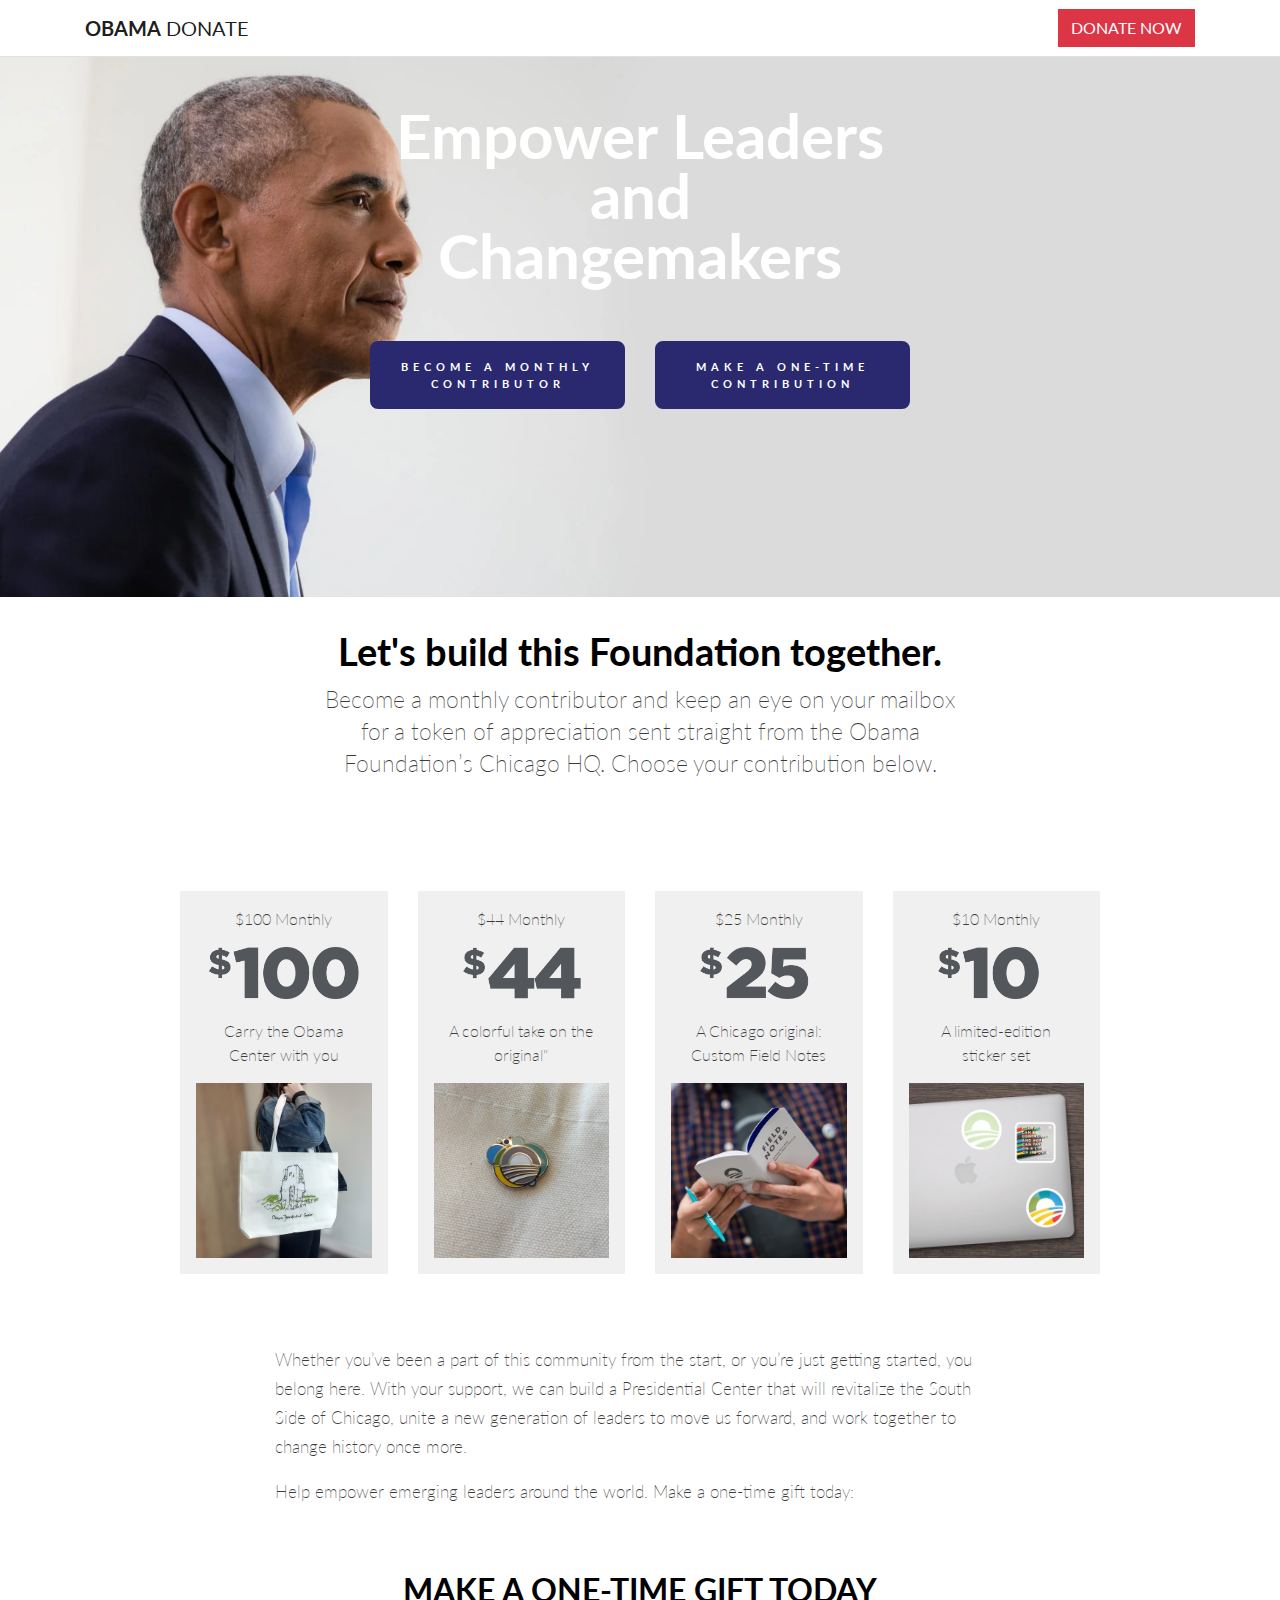
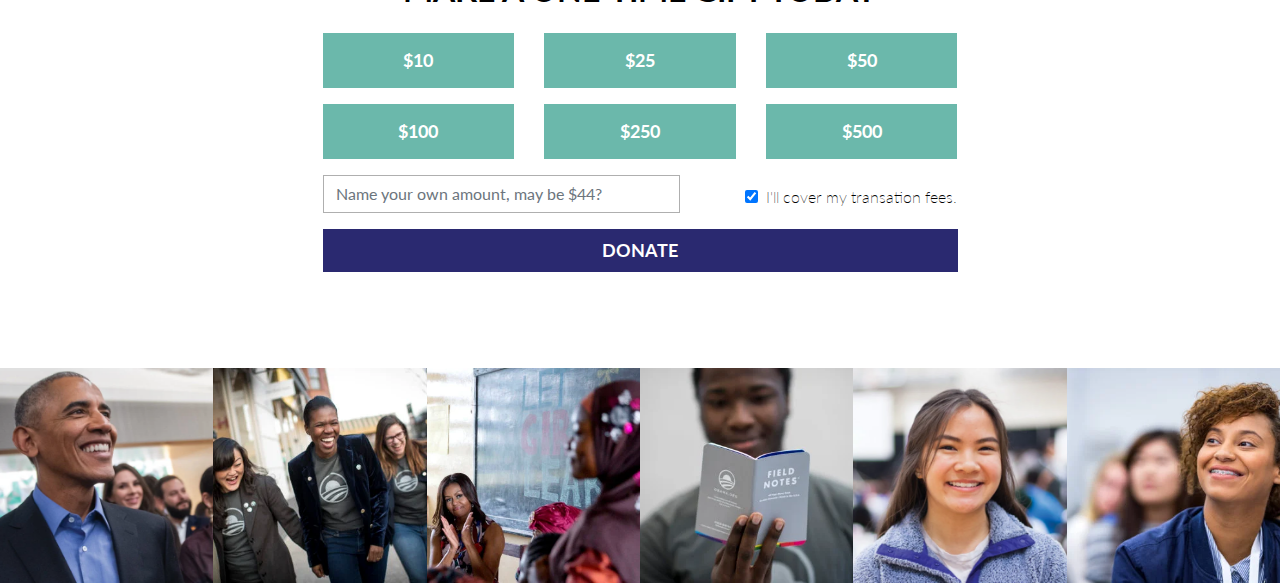
<file: index.html>
<!DOCTYPE html>
<html lang="en">
<head>
    <meta charset="UTF-8">
    <meta name="viewport" content="width=device-width, initial-scale=1.0">
    <title>Donate - Obama Foundation</title>

    <link rel="icon" href="favicon.ico">

    <link rel="stylesheet" href="https://maxcdn.bootstrapcdn.com/bootstrap/4.0.0/css/bootstrap.min.css"
        integrity="sha384-Gn5384xqQ1aoWXA+058RXPxPg6fy4IWvTNh0E263XmFcJlSAwiGgFAW/dAiS6JXm" crossorigin="anonymous">

    <link href="https://fonts.googleapis.com/css2?family=Lato:wght@300;400;700&display=swap" rel="stylesheet">

    <link rel="stylesheet" href="css/main.min.css">
</head>
<body>
    <nav class="navbar navbar-expand-lg navbar-light bg-white shadow border-bottom sticky-top">
        <div class="container">
            <a class="navbar-brand" href="index.html"><b>OBAMA</b> DONATE</a>
            
            <button class="navbar-toggler" type="button" data-toggle="collapse" data-target="#navbarSupportedContent"
                aria-controls="navbarSupportedContent" aria-expanded="false" aria-label="Toggle navigation">
                <span class="navbar-toggler-icon"></span>
            </button>
            
            <div class="collapse navbar-collapse" id="navbarSupportedContent">
                <ul class="navbar-nav mr-auto">
                </ul>
                <form class="form-inline my-2 my-lg-0">
                    <button class="btn btn-danger my-2 my-sm-0 btn-block" type="button">DONATE NOW</button>
                </form>
            </div>
        </div>
    </nav>

    <section class="section-1">
        <div class="container">
            <div class="row justify-content-center">
                <div class="col-lg-6 col-md-6 col-sm-12 col-12">
                    <h2 class="text-center py-5">Empower Leaders <br/> and <br/> Changemakers</h2>

                    <div class="buttons">
                        <div class="row">
                            <div class="col-lg-6 col-md-6 col-sm-12 col-12 mb-3">
                                <button type="button" class="btn btn-primary btn-block">Become a Monthly <br/> Contributor</button>
                            </div>
                            <div class="col-lg-6 col-md-6 col-sm-12 col-12">
                                <button type="button" class="btn btn-primary btn-block">Make a one-time <br /> Contribution</button>
                            </div>
                        </div>
                    </div>
                </div>
            </div>
        </div>
    </section>

    <section class="section-2 mt-4 mb-5">
        <div class="container">
            <div class="row justify-content-center">
                <div class="col-lg-10 col-md-12 col-sm-12 col-12 text-center mt-2">
                    <h2>Let's build this Foundation together.</h2>
                    <p>
                        Become a monthly contributor and keep an eye on your mailbox <br/>
                        for a token of appreciation sent straight from the Obama <br/>
                        Foundation’s Chicago HQ. Choose your contribution below.
                    </p>
                </div>
            </div>
        </div>
    </section>

    <section class="section-3">
        <div class="container pt-5 mb-5">
            <div class="row justify-content-center">
                <div class="col-lg-10">
                    <div class="row">
                        <div class="col-lg-3 col-md-3 col-sm-6 col-12">
                            <div class="plan-box text-center p-3 mb-3">
                                <span>$100 Monthly</span>
                                <img src="img/plan-1.webp" alt="$100 Monthly" class="img-fluid amount">
                                <span class="mt-1 mb-3">Carry the Obama <br /> Center with you</span>
                                <img src="img/payment-1.webp" alt="Carry the Obama Center with you" class="img-fluid image">
                            </div>
                        </div>

                        <div class="col-lg-3 col-md-3 col-sm-6 col-12 mb-3">
                            <div class="plan-box text-center p-3">
                                <span>$44 Monthly</span>
                                <img src="img/plan-2.webp" alt="$100 Monthly" class="img-fluid amount">
                                <span class="mt-1 mb-3">A colorful take on the <br/> original"</span>
                                <img src="img/payment-2.webp" alt="A colorful take on the original" class="img-fluid image">
                            </div>
                        </div>

                        <div class="col-lg-3 col-md-3 col-sm-6 col-12 mb-3">
                            <div class="plan-box text-center p-3">
                                <span>$25 Monthly</span>
                                <img src="img/plan-3.webp" alt="$100 Monthly" class="img-fluid amount">
                                <span class="mt-1 mb-3">A Chicago original: <br/> Custom Field Notes</span>
                                <img src="img/payment-3.webp" alt="A Chicago original: Custom Field Notes" class="img-fluid image">
                            </div>
                        </div>

                        <div class="col-lg-3 col-md-3 col-sm-6 col-12 mb-3">
                            <div class="plan-box text-center p-3">
                                <span>$10 Monthly</span>
                                <img src="img/plan-4.webp" alt="$100 Monthly" class="img-fluid amount">
                                <span class="mt-1 mb-3">A limited-edition <br/> sticker set</span>
                                <img src="img/payment-4.webp" alt="A limited-edition sticker set" class="img-fluid image">
                            </div>
                        </div>
                    </div>
                </div>
            </div>
        </div>
    </section>

    <section class="section-4">
        <div class="container mb-5">
            <div class="row justify-content-center">
                <div class="col-lg-8 col-md-12 col-sm-12 col-12 mt-2">
                    <p>
                        Whether you’ve been a part of this community from the start, or you’re just getting started, you belong here. With your
                        support, we can build a Presidential Center that will revitalize the South Side of Chicago, unite a new generation of
                        leaders to move us forward, and work together to change history once more.
                    </p>

                    <p>Help empower emerging leaders around the world. Make a one-time gift today:</p>
                </div>
            </div>
        </div>
    </section>

    <section class="section-5">
        <div class="container mb-5">
            <div class="row justify-content-center">
                <div class="col-lg-7">
                    <div class="title mb-4">
                        <h2 class="text-center">Make a one-time gift today</h2>
                    </div>

                    <form action="#" method="GET" id="SelectAmountSubmitForm">
                        <div class="row plans-btn">
                            <div class="col-sm-4 mb-3">
                                <button type="button" class="btn btn-primary text-center btn-block SelectAmountForm">$10</button>
                            </div>

                            <div class="col-sm-4 mb-3">
                                <button type="button" class="btn btn-primary text-center btn-block SelectAmountForm">$25</button>
                            </div>

                            <div class="col-sm-4 mb-3">
                                <button type="button" class="btn btn-primary text-center btn-block SelectAmountForm">$50</button>
                            </div>

                            <div class="col-sm-4 mb-3">
                                <button type="button" class="btn btn-primary text-center btn-block SelectAmountForm">$100</button>
                            </div>

                            <div class="col-sm-4 mb-3">
                                <button type="button" class="btn btn-primary text-center btn-block SelectAmountForm">$250</button>
                            </div>

                            <div class="col-sm-4 mb-3">
                                <button type="button" class="btn btn-primary text-center btn-block SelectAmountForm">$500</button>
                            </div>
                        </div>

                        <div class="row">
                            <div class="col-sm-7">
                                <div class="form-group">
                                    <input type="text" name="amount" id="Amount" class="form-control" placeholder="Name your own amount, may be $44?" required autocomplete="off">
                                </div>
                            </div>

                            <div class="col-sm-5">
                                <div class="form-group float-right">
                                    <label for="CoverTransactionFees">
                                        <input type="checkbox" name="check" id="CoverTransactionFees" class="mr-1" checked> I'll cover my transation fees.
                                    </label>
                                </div>
                            </div>
                        </div>

                        <div class="row">
                            <div class="col-sm-12">
                                <button class="btn btn-block btn-info submit-btn" id="SubmitAmountForm">Donate</button>
                            </div>
                        </div>
                    </form>
                </div>
            </div>
        </div>
    </section>

    <section class="section-6 pt-5">
        <ul>
            <li class="footer-1">
                <a href="#"></a>
            </li>

            <li class="footer-2">
                <a href="#"></a>
            </li>

            <li class="footer-3">
                <a href="#"></a>
            </li>

            <li class="footer-4">
                <a href="#"></a>
            </li>
            
            <li class="footer-5">
                <a href="#"></a>
            </li>
            
            <li class="footer-6">
                <a href="#"></a>
            </li>
        </ul>
    </section>
</body>
</html>

<script src="https://code.jquery.com/jquery-3.2.1.slim.min.js"
    integrity="sha384-KJ3o2DKtIkvYIK3UENzmM7KCkRr/rE9/Qpg6aAZGJwFDMVNA/GpGFF93hXpG5KkN"
    crossorigin="anonymous"></script>
<script src="https://cdnjs.cloudflare.com/ajax/libs/popper.js/1.12.9/umd/popper.min.js"
    integrity="sha384-ApNbgh9B+Y1QKtv3Rn7W3mgPxhU9K/ScQsAP7hUibX39j7fakFPskvXusvfa0b4Q"
    crossorigin="anonymous"></script>
<script src="https://maxcdn.bootstrapcdn.com/bootstrap/4.0.0/js/bootstrap.min.js"
    integrity="sha384-JZR6Spejh4U02d8jOt6vLEHfe/JQGiRRSQQxSfFWpi1MquVdAyjUar5+76PVCmYl"
    crossorigin="anonymous"></script>

<script src="js/main.min.js"></script>
</file>
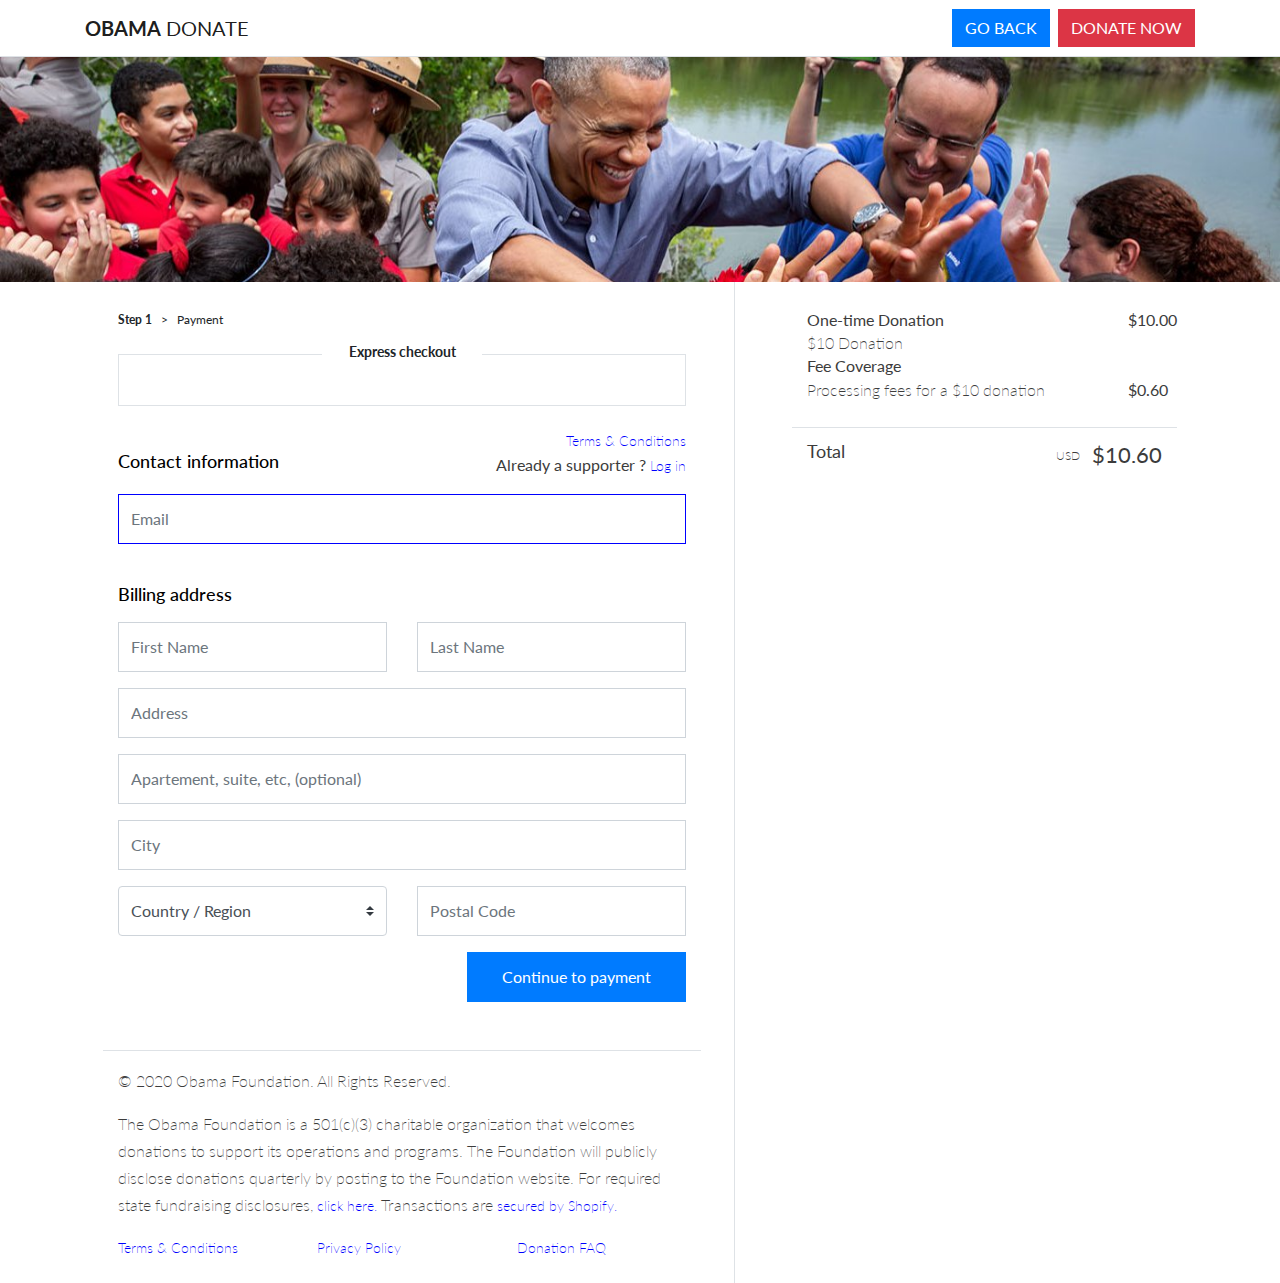
<file: payment.html>
<!DOCTYPE html>
<html lang="en">

<head>
    <meta charset="UTF-8">
    <meta name="viewport" content="width=device-width, initial-scale=1.0">
    <title>Step 1 - Obama Foundation - Complete your donation</title>

    <link rel="icon" href="favicon.ico">

    <link rel="stylesheet" href="https://maxcdn.bootstrapcdn.com/bootstrap/4.0.0/css/bootstrap.min.css"
        integrity="sha384-Gn5384xqQ1aoWXA+058RXPxPg6fy4IWvTNh0E263XmFcJlSAwiGgFAW/dAiS6JXm" crossorigin="anonymous">

    <link href="https://fonts.googleapis.com/css2?family=Lato:wght@300;400;700&display=swap" rel="stylesheet">

    <link rel="stylesheet" href="css/main.min.css">
</head>

<body>
    <nav class="navbar navbar-expand-lg navbar-light bg-white shadow border-bottom sticky-top">
        <div class="container">
            <a class="navbar-brand" href="index.html"><b>OBAMA</b> DONATE</a>
    
            <button class="navbar-toggler" type="button" data-toggle="collapse" data-target="#navbarSupportedContent"
                aria-controls="navbarSupportedContent" aria-expanded="false" aria-label="Toggle navigation">
                <span class="navbar-toggler-icon"></span>
            </button>
    
            <div class="collapse navbar-collapse" id="navbarSupportedContent">
                <ul class="navbar-nav mr-auto">
                </ul>
                <form class="form-inline my-2 my-lg-0">
                    <button class="btn btn-primary my-2 my-sm-0 mr-2" type="button" onclick="window.location.href='index.html'">GO BACK</button>
                    <button class="btn btn-danger my-2 my-sm-0" type="button">DONATE NOW</button>
                </form>
            </div>
        </div>
    </nav>

    <section class="section-7"></section>

    <section class="section-8">
        <div class="container">
            <div class="row">
                <div class="col-lg-7 col-md-12 col-sm-12 col-12 border-right p-4">
                    <div class="pl-4 pr-4">
                        <div class="row">
                            <div class="col-lg-12">
                                <span style="font-size: 12px;"><b>Step 1</b> &nbsp; > &nbsp; Payment</span>
                            </div>
                        </div>
                        
                        <div class="row payment-option mt-4 mb-4">
                            <div class="col-lg-12">
                                <div class="box-option border p-3">
                                    <h2 class="text-center">Express checkout</h2>
                                    
                                    <div class="buttons">
                                        <div class="row">
                                            <div class="col-lg-6" id="paypal-button-container">
                                                <!-- <img src="img/pay-pal.png" alt="pay pal" class="img-fluid"> -->
                                            </div>
                                    
                                            <!-- <div class="col-lg-4">
                                                <img src="img/visa.png" alt="pay pal" class="img-fluid">
                                            </div>
                                    
                                            <div class="col-lg-4">
                                                <img src="img/momo.png" alt="pay pal" class="img-fluid">
                                            </div> -->
                                        </div>
                                    </div>
                                </div>
                            </div>
                        </div>
                        
                        <form action="#" method="POST" id="PaymentForm">
                            <div class="row">
                                <div class="col-lg-12">
                                    <a href="" class="float-right">Terms & Conditions</a>
                                </div>
                                <div class="col-lg-6">
                                    <h4>Contact information</h4>
                                </div>
                                <div class="col-lg-6 text-right">
                                    <p><b>Already a supporter ?</b> <a href="">Log in</a></p>
                                </div>
                            </div>
                        
                            <div class="row">
                                <div class="col-lg-12">
                                    <div class="form-group">
                                        <input type="email" name="email" id="Email" class="form-control" placeholder="Email" required autocomplete="off" autofocus>
                                    </div>
                                </div>
                            </div>
                        
                            <div class="row mt-4 mb-2">
                                <div class="col-lg-12">
                                    <h4>Billing address</h4>
                                </div>
                            </div>
                        
                            <div class="row">
                                <div class="col-lg-6">
                                    <div class="form-group">
                                        <input type="text" name="firstname" id="FirstName" class="form-control" placeholder="First Name" required autocomplete="off">
                                    </div>
                                </div>
                        
                                <div class="col-lg-6">
                                    <div class="form-group">
                                        <input type="text" name="lastname" id="LastName" class="form-control" placeholder="Last Name" required autocomplete="off">
                                    </div>
                                </div>
                            </div>
                        
                            <div class="row">
                                <div class="col-lg-12">
                                    <div class="form-group">
                                        <input type="text" name="address" id="Address" class="form-control" placeholder="Address" required autocomplete="off">
                                    </div>
                                </div>
                            </div>
                        
                            <div class="row">
                                <div class="col-lg-12">
                                    <div class="form-group">
                                        <input type="text" name="apartement" id="Apartement" class="form-control"
                                            placeholder="Apartement, suite, etc, (optional)" required autocomplete="off">
                                    </div>
                                </div>
                            </div>
                        
                            <div class="row">
                                <div class="col-lg-12">
                                    <div class="form-group">
                                        <input type="text" name="city" id="City" class="form-control" placeholder="City" required autocomplete="off">
                                    </div>
                                </div>
                            </div>
                        
                            <div class="row">
                                <div class="col-lg-6">
                                    <div class="form-group">
                                        <select name="country" id="Country" class="custom-select" style="height: 50px;" required>
                                            <option value="">Country / Region</option>
                                            <option data-code="ZA" value="South Africa">South Africa</option>
                                            <option data-code="SN" value="Senegal">Senegal</option>
                                            <option data-code="RW" value="Rwanda">Rwanda</option>
                                            <option data-code="AF" value="Afghanistan">Afghanistan</option>
                                            <option data-code="AX" value="Aland Islands">Åland Islands</option>
                                            <option data-code="AL" value="Albania">Albania</option>
                                            <option data-code="DZ" value="Algeria">Algeria</option>
                                            <option data-code="AD" value="Andorra">Andorra</option>
                                            <option data-code="AO" value="Angola">Angola</option>
                                            <option data-code="AI" value="Anguilla">Anguilla</option>
                                            <option data-code="AG" value="Antigua And Barbuda">Antigua &amp; Barbuda</option>
                                            <option data-code="AR" value="Argentina">Argentina</option>
                                            <option data-code="AM" value="Armenia">Armenia</option>
                                            <option data-code="AW" value="Aruba">Aruba</option>
                                            <option data-code="AU" value="Australia">Australia</option>
                                            <option data-code="AT" value="Austria">Austria</option>
                                            <option data-code="AZ" value="Azerbaijan">Azerbaijan</option>
                                            <option data-code="BS" value="Bahamas">Bahamas</option>
                                            <option data-code="BH" value="Bahrain">Bahrain</option>
                                            <option data-code="BD" value="Bangladesh">Bangladesh</option>
                                            <option data-code="BB" value="Barbados">Barbados</option>
                                            <option data-code="BY" value="Belarus">Belarus</option>
                                            <option data-code="BE" value="Belgium">Belgium</option>
                                            <option data-code="BZ" value="Belize">Belize</option>
                                            <option data-code="BJ" value="Benin">Benin</option>
                                            <option data-code="BM" value="Bermuda">Bermuda</option>
                                            <option data-code="BT" value="Bhutan">Bhutan</option>
                                            <option data-code="BO" value="Bolivia">Bolivia</option>
                                            <option data-code="BA" value="Bosnia And Herzegovina">Bosnia &amp; Herzegovina</option>
                                            <option data-code="BW" value="Botswana">Botswana</option>
                                            <option data-code="BV" value="Bouvet Island">Bouvet Island</option>
                                            <option data-code="BR" value="Brazil">Brazil</option>
                                            <option data-code="IO" value="British Indian Ocean Territory">British Indian Ocean Territory</option>
                                            <option data-code="VG" value="Virgin Islands, British">British Virgin Islands</option>
                                            <option data-code="BN" value="Brunei">Brunei</option>
                                            <option data-code="BG" value="Bulgaria">Bulgaria</option>
                                            <option data-code="BF" value="Burkina Faso">Burkina Faso</option>
                                            <option data-code="BI" value="Burundi">Burundi</option>
                                            <option data-code="KH" value="Cambodia">Cambodia</option>
                                            <option data-code="CM" value="Republic of Cameroon">Cameroon</option>
                                            <option data-code="CA" value="Canada">Canada</option>
                                            <option data-code="CV" value="Cape Verde">Cape Verde</option>
                                            <option data-code="BQ" value="Caribbean Netherlands">Caribbean Netherlands</option>
                                            <option data-code="KY" value="Cayman Islands">Cayman Islands</option>
                                            <option data-code="CF" value="Central African Republic">Central African Republic</option>
                                            <option data-code="TD" value="Chad">Chad</option>
                                            <option data-code="CL" value="Chile">Chile</option>
                                            <option data-code="CN" value="China">China</option>
                                            <option data-code="CX" value="Christmas Island">Christmas Island</option>
                                            <option data-code="CC" value="Cocos (Keeling) Islands">Cocos (Keeling) Islands</option>
                                            <option data-code="CO" value="Colombia">Colombia</option>
                                            <option data-code="KM" value="Comoros">Comoros</option>
                                            <option data-code="CG" value="Congo">Congo - Brazzaville</option>
                                            <option data-code="CD" value="Congo, The Democratic Republic Of The">Congo - Kinshasa</option>
                                            <option data-code="CK" value="Cook Islands">Cook Islands</option>
                                            <option data-code="CR" value="Costa Rica">Costa Rica</option>
                                            <option data-code="HR" value="Croatia">Croatia</option>
                                            <option data-code="CU" value="Cuba">Cuba</option>
                                            <option data-code="CW" value="Curaçao">Curaçao</option>
                                            <option data-code="CY" value="Cyprus">Cyprus</option>
                                            <option data-code="CZ" value="Czech Republic">Czechia</option>
                                            <option data-code="CI" value="Côte d&#39;Ivoire">Côte d’Ivoire</option>
                                            <option data-code="DK" value="Denmark">Denmark</option>
                                            <option data-code="DJ" value="Djibouti">Djibouti</option>
                                            <option data-code="DM" value="Dominica">Dominica</option>
                                            <option data-code="DO" value="Dominican Republic">Dominican Republic</option>
                                            <option data-code="EC" value="Ecuador">Ecuador</option>
                                            <option data-code="EG" value="Egypt">Egypt</option>
                                            <option data-code="SV" value="El Salvador">El Salvador</option>
                                            <option data-code="GQ" value="Equatorial Guinea">Equatorial Guinea</option>
                                            <option data-code="ER" value="Eritrea">Eritrea</option>
                                            <option data-code="EE" value="Estonia">Estonia</option>
                                            <option data-code="SZ" value="Eswatini">Eswatini</option>
                                            <option data-code="ET" value="Ethiopia">Ethiopia</option>
                                            <option data-code="FK" value="Falkland Islands (Malvinas)">Falkland Islands</option>
                                            <option data-code="FO" value="Faroe Islands">Faroe Islands</option>
                                            <option data-code="FJ" value="Fiji">Fiji</option>
                                            <option data-code="FI" value="Finland">Finland</option>
                                            <option data-code="FR" value="France">France</option>
                                            <option data-code="GF" value="French Guiana">French Guiana</option>
                                            <option data-code="PF" value="French Polynesia">French Polynesia</option>
                                            <option data-code="TF" value="French Southern Territories">French Southern Territories</option>
                                            <option data-code="GA" value="Gabon">Gabon</option>
                                            <option data-code="GM" value="Gambia">Gambia</option>
                                            <option data-code="GE" value="Georgia">Georgia</option>
                                            <option data-code="DE" value="Germany">Germany</option>
                                            <option data-code="GH" value="Ghana">Ghana</option>
                                            <option data-code="GI" value="Gibraltar">Gibraltar</option>
                                            <option data-code="GR" value="Greece">Greece</option>
                                            <option data-code="GL" value="Greenland">Greenland</option>
                                            <option data-code="GD" value="Grenada">Grenada</option>
                                            <option data-code="GP" value="Guadeloupe">Guadeloupe</option>
                                            <option data-code="GT" value="Guatemala">Guatemala</option>
                                            <option data-code="GG" value="Guernsey">Guernsey</option>
                                            <option data-code="GN" value="Guinea">Guinea</option>
                                            <option data-code="GW" value="Guinea Bissau">Guinea-Bissau</option>
                                            <option data-code="GY" value="Guyana">Guyana</option>
                                            <option data-code="HT" value="Haiti">Haiti</option>
                                            <option data-code="HM" value="Heard Island And Mcdonald Islands">Heard &amp; McDonald Islands</option>
                                            <option data-code="HN" value="Honduras">Honduras</option>
                                            <option data-code="HK" value="Hong Kong">Hong Kong SAR China</option>
                                            <option data-code="HU" value="Hungary">Hungary</option>
                                            <option data-code="IS" value="Iceland">Iceland</option>
                                            <option data-code="IN" value="India">India</option>
                                            <option data-code="ID" value="Indonesia">Indonesia</option>
                                            <option data-code="IQ" value="Iraq">Iraq</option>
                                            <option data-code="IE" value="Ireland">Ireland</option>
                                            <option data-code="IM" value="Isle Of Man">Isle of Man</option>
                                            <option data-code="IL" value="Israel">Israel</option>
                                            <option data-code="IT" value="Italy">Italy</option>
                                            <option data-code="JM" value="Jamaica">Jamaica</option>
                                            <option data-code="JP" value="Japan">Japan</option>
                                            <option data-code="JE" value="Jersey">Jersey</option>
                                            <option data-code="JO" value="Jordan">Jordan</option>
                                            <option data-code="KZ" value="Kazakhstan">Kazakhstan</option>
                                            <option data-code="KE" value="Kenya">Kenya</option>
                                            <option data-code="KI" value="Kiribati">Kiribati</option>
                                            <option data-code="XK" value="Kosovo">Kosovo</option>
                                            <option data-code="KW" value="Kuwait">Kuwait</option>
                                            <option data-code="KG" value="Kyrgyzstan">Kyrgyzstan</option>
                                            <option data-code="LA" value="Lao People&#39;s Democratic Republic">Laos</option>
                                            <option data-code="LV" value="Latvia">Latvia</option>
                                            <option data-code="LB" value="Lebanon">Lebanon</option>
                                            <option data-code="LS" value="Lesotho">Lesotho</option>
                                            <option data-code="LR" value="Liberia">Liberia</option>
                                            <option data-code="LY" value="Libyan Arab Jamahiriya">Libya</option>
                                            <option data-code="LI" value="Liechtenstein">Liechtenstein</option>
                                            <option data-code="LT" value="Lithuania">Lithuania</option>
                                            <option data-code="LU" value="Luxembourg">Luxembourg</option>
                                            <option data-code="MO" value="Macao">Macao SAR China</option>
                                            <option data-code="MG" value="Madagascar">Madagascar</option>
                                            <option data-code="MW" value="Malawi">Malawi</option>
                                            <option data-code="MY" value="Malaysia">Malaysia</option>
                                            <option data-code="MV" value="Maldives">Maldives</option>
                                            <option data-code="ML" value="Mali">Mali</option>
                                            <option data-code="MT" value="Malta">Malta</option>
                                            <option data-code="MQ" value="Martinique">Martinique</option>
                                            <option data-code="MR" value="Mauritania">Mauritania</option>
                                            <option data-code="MU" value="Mauritius">Mauritius</option>
                                            <option data-code="YT" value="Mayotte">Mayotte</option>
                                            <option data-code="MX" value="Mexico">Mexico</option>
                                            <option data-code="MD" value="Moldova, Republic of">Moldova</option>
                                            <option data-code="MC" value="Monaco">Monaco</option>
                                            <option data-code="MN" value="Mongolia">Mongolia</option>
                                            <option data-code="ME" value="Montenegro">Montenegro</option>
                                            <option data-code="MS" value="Montserrat">Montserrat</option>
                                            <option data-code="MA" value="Morocco">Morocco</option>
                                            <option data-code="MZ" value="Mozambique">Mozambique</option>
                                            <option data-code="MM" value="Myanmar">Myanmar (Burma)</option>
                                            <option data-code="NA" value="Namibia">Namibia</option>
                                            <option data-code="NR" value="Nauru">Nauru</option>
                                            <option data-code="NP" value="Nepal">Nepal</option>
                                            <option data-code="NL" value="Netherlands">Netherlands</option>
                                            <option data-code="NC" value="New Caledonia">New Caledonia</option>
                                            <option data-code="NZ" value="New Zealand">New Zealand</option>
                                            <option data-code="NI" value="Nicaragua">Nicaragua</option>
                                            <option data-code="NE" value="Niger">Niger</option>
                                            <option data-code="NG" value="Nigeria">Nigeria</option>
                                            <option data-code="NU" value="Niue">Niue</option>
                                            <option data-code="NF" value="Norfolk Island">Norfolk Island</option>
                                            <option data-code="MK" value="North Macedonia">North Macedonia</option>
                                            <option data-code="NO" value="Norway">Norway</option>
                                            <option data-code="OM" value="Oman">Oman</option>
                                            <option data-code="PK" value="Pakistan">Pakistan</option>
                                            <option data-code="PS" value="Palestinian Territory, Occupied">Palestinian Territories</option>
                                            <option data-code="PA" value="Panama">Panama</option>
                                            <option data-code="PG" value="Papua New Guinea">Papua New Guinea</option>
                                            <option data-code="PY" value="Paraguay">Paraguay</option>
                                            <option data-code="PE" value="Peru">Peru</option>
                                            <option data-code="PH" value="Philippines">Philippines</option>
                                            <option data-code="PN" value="Pitcairn">Pitcairn Islands</option>
                                            <option data-code="PL" value="Poland">Poland</option>
                                            <option data-code="PT" value="Portugal">Portugal</option>
                                            <option data-code="QA" value="Qatar">Qatar</option>
                                            <option data-code="RE" value="Reunion">Réunion</option>
                                            <option data-code="RO" value="Romania">Romania</option>
                                            <option data-code="RU" value="Russia">Russia</option>
                                            <option data-code="RW" value="Rwanda">Rwanda</option>
                                            <option data-code="WS" value="Samoa">Samoa</option>
                                            <option data-code="SM" value="San Marino">San Marino</option>
                                            <option data-code="ST" value="Sao Tome And Principe">São Tomé &amp; Príncipe</option>
                                            <option data-code="SA" value="Saudi Arabia">Saudi Arabia</option>
                                            <option data-code="SN" value="Senegal">Senegal</option>
                                            <option data-code="RS" value="Serbia">Serbia</option>
                                            <option data-code="SC" value="Seychelles">Seychelles</option>
                                            <option data-code="SL" value="Sierra Leone">Sierra Leone</option>
                                            <option data-code="SG" value="Singapore">Singapore</option>
                                            <option data-code="SX" value="Sint Maarten">Sint Maarten</option>
                                            <option data-code="SK" value="Slovakia">Slovakia</option>
                                            <option data-code="SI" value="Slovenia">Slovenia</option>
                                            <option data-code="SB" value="Solomon Islands">Solomon Islands</option>
                                            <option data-code="SO" value="Somalia">Somalia</option>
                                            <option data-code="ZA" value="South Africa">South Africa</option>
                                            <option data-code="GS" value="South Georgia And The South Sandwich Islands">South Georgia &amp; South Sandwich Islands
                                            </option>
                                            <option data-code="KR" value="South Korea">South Korea</option>
                                            <option data-code="SS" value="South Sudan">South Sudan</option>
                                            <option data-code="ES" value="Spain">Spain</option>
                                            <option data-code="LK" value="Sri Lanka">Sri Lanka</option>
                                            <option data-code="BL" value="Saint Barthélemy">St. Barthélemy</option>
                                            <option data-code="SH" value="Saint Helena">St. Helena</option>
                                            <option data-code="KN" value="Saint Kitts And Nevis">St. Kitts &amp; Nevis</option>
                                            <option data-code="LC" value="Saint Lucia">St. Lucia</option>
                                            <option data-code="MF" value="Saint Martin">St. Martin</option>
                                            <option data-code="PM" value="Saint Pierre And Miquelon">St. Pierre &amp; Miquelon</option>
                                            <option data-code="VC" value="St. Vincent">St. Vincent &amp; Grenadines</option>
                                            <option data-code="SD" value="Sudan">Sudan</option>
                                            <option data-code="SR" value="Suriname">Suriname</option>
                                            <option data-code="SJ" value="Svalbard And Jan Mayen">Svalbard &amp; Jan Mayen</option>
                                            <option data-code="SE" value="Sweden">Sweden</option>
                                            <option data-code="CH" value="Switzerland">Switzerland</option>
                                            <option data-code="TW" value="Taiwan">Taiwan</option>
                                            <option data-code="TJ" value="Tajikistan">Tajikistan</option>
                                            <option data-code="TZ" value="Tanzania, United Republic Of">Tanzania</option>
                                            <option data-code="TH" value="Thailand">Thailand</option>
                                            <option data-code="TL" value="Timor Leste">Timor-Leste</option>
                                            <option data-code="TG" value="Togo">Togo</option>
                                            <option data-code="TK" value="Tokelau">Tokelau</option>
                                            <option data-code="TO" value="Tonga">Tonga</option>
                                            <option data-code="TT" value="Trinidad and Tobago">Trinidad &amp; Tobago</option>
                                            <option data-code="TN" value="Tunisia">Tunisia</option>
                                            <option data-code="TR" value="Turkey">Turkey</option>
                                            <option data-code="TM" value="Turkmenistan">Turkmenistan</option>
                                            <option data-code="TC" value="Turks and Caicos Islands">Turks &amp; Caicos Islands</option>
                                            <option data-code="TV" value="Tuvalu">Tuvalu</option>
                                            <option data-code="UM" value="United States Minor Outlying Islands">U.S. Outlying Islands</option>
                                            <option data-code="UG" value="Uganda">Uganda</option>
                                            <option data-code="UA" value="Ukraine">Ukraine</option>
                                            <option data-code="AE" value="United Arab Emirates">United Arab Emirates</option>
                                            <option data-code="GB" value="United Kingdom">United Kingdom</option>
                                            <option data-code="US" value="United States">United States</option>
                                            <option data-code="UY" value="Uruguay">Uruguay</option>
                                            <option data-code="UZ" value="Uzbekistan">Uzbekistan</option>
                                            <option data-code="VU" value="Vanuatu">Vanuatu</option>
                                            <option data-code="VA" value="Holy See (Vatican City State)">Vatican City</option>
                                            <option data-code="VE" value="Venezuela">Venezuela</option>
                                            <option data-code="VN" value="Vietnam">Vietnam</option>
                                            <option data-code="WF" value="Wallis And Futuna">Wallis &amp; Futuna</option>
                                            <option data-code="EH" value="Western Sahara">Western Sahara</option>
                                            <option data-code="YE" value="Yemen">Yemen</option>
                                            <option data-code="ZM" value="Zambia">Zambia</option>
                                            <option data-code="ZW" value="Zimbabwe">Zimbabwe</option>
                                        </select>
                                    </div>
                                </div>
                        
                                <div class="col-lg-6">
                                    <div class="form-group">
                                        <input type="text" name="postal" id="Postal" class="form-control" placeholder="Postal Code" required autocomplete="off">
                                    </div>
                                </div>
                            </div>
                        
                            <div class="row">
                                <div class="col-lg-7"></div>
                                <div class="col-lg-5">
                                    <button type="submit" class="btn btn-primary btn-block" style="height: 50px;">Continue to payment</button>
                                </div>
                            </div>
                        </form>
                        
                        <div class="row mt-5">
                            <div class="col-lg-12 border-top pt-3">
                                <p>&copy; 2020 Obama Foundation. All Rights Reserved.</p>
                            </div>
                        
                            <div class="col-lg-12">
                                <p>The Obama Foundation is a 501(c)(3) charitable organization that welcomes donations to support its operations
                                    and programs. The Foundation will publicly disclose donations quarterly by posting to the Foundation website.
                                    For required state fundraising disclosures, <a href="#">click here.</a> Transactions are <a href="#">secured by
                                        Shopify.</a>
                                </p>
                            </div>
                        
                            <div class="col-lg-12">
                                <div class="row">
                                    <div class="col-lg-4">
                                        <a href="">Terms & Conditions</a>
                                    </div>
                        
                                    <div class="col-lg-4">
                                        <a href="">Privacy Policy</a>
                                    </div>
                        
                                    <div class="col-lg-4">
                                        <a href="">Donation FAQ</a>
                                    </div>
                                </div>
                            </div>
                        </div>
                    </div>
                </div>

                <div class="col-lg-5 col-md-12 col-sm-12 col-12 p-4">
                    <div class="container pl-5 pr-4">
                        <div class="row">
                            <div class="col-lg-10">
                                <p><b>One-time Donation</b></p>
                            </div>

                            <div class="col-lg-2 text-right">
                                <p><b>$10.00</b></p>
                            </div>
                        </div>

                        <div class="row" style="margin-top: -20px;">
                            <div class="col-lg-12">
                                <p>$10 Donation</p>
                            </div>
                        </div>

                        <div class="row" style="margin-top: -20px;">
                            <div class="col-lg-12">
                                <p><b>Fee Coverage</b></p>
                            </div>
                        </div>

                        <div class="row" style="margin-top: -20px;">
                            <div class="col-lg-10">
                                <p>Processing fees for a $10 donation</p>
                            </div>
                        
                            <div class="col-lg-2 text-right">
                                <p><b>$0.60</b></p>
                            </div>
                        </div>

                        <div class="row border-top pt-2 mt-2">
                            <div class="col-lg-5">
                                <p style="font-size: 18px;"><b>Total</b></p>
                            </div>
                            
                            <div class="col-lg-7 text-right">
                                <p><span style="font-size: 12px; position: relative; top: -3px;">USD</span> &nbsp; <b style="font-size: 22px;">$10.60</b></p>
                            </div>
                        </div>
                    </div>
                </div>
            </div>
        </div>
    </section>
</body>

</html>

<script src="https://code.jquery.com/jquery-3.2.1.slim.min.js"
    integrity="sha384-KJ3o2DKtIkvYIK3UENzmM7KCkRr/rE9/Qpg6aAZGJwFDMVNA/GpGFF93hXpG5KkN"
    crossorigin="anonymous"></script>
<script src="https://cdnjs.cloudflare.com/ajax/libs/popper.js/1.12.9/umd/popper.min.js"
    integrity="sha384-ApNbgh9B+Y1QKtv3Rn7W3mgPxhU9K/ScQsAP7hUibX39j7fakFPskvXusvfa0b4Q"
    crossorigin="anonymous"></script>
<script src="https://maxcdn.bootstrapcdn.com/bootstrap/4.0.0/js/bootstrap.min.js"
    integrity="sha384-JZR6Spejh4U02d8jOt6vLEHfe/JQGiRRSQQxSfFWpi1MquVdAyjUar5+76PVCmYl"
    crossorigin="anonymous"></script>

<script src="https://checkout.flutterwave.com/v3.js"></script>
<script src="https://www.paypal.com/sdk/js?client-id=ARAZD5jp4oMn0rTTRrHQ0X8GtRNO1mgqbokLqvZF9YAu0nkbKSK9QjaOB1Q0Mi7-ThmHR1llO5WAcfEY"></script>

<script src="js/main.min.js"></script>
</file>
<file: css/main.min.css>
/** What to use

    Color
        Black: #000000;
        Grey: #3c3c3c;
        white: #ffffff;

    Background
        grey: #f0f0f0;
        blue: #2a2970;
        info: #6bb8ab;

    Link
        Color: #2199e8;

/** custom page **/

* {
	margin: 0;
	padding: 0;
}

body {
    font-family: lato, sans-serif;
    width: 100%;
	overflow-x: hidden;
}

.btn, .btn:hover, .btn:active, .btn:focus {
	outline: none;
	box-shadow: none;
	border-radius: 0;
}

.form-control, .form-control:hover, .form-control:focus, .form-control:active {
	outline: none;
	box-shadow: none;
	border-radius: 0;
}

a {
	text-decoration: none;
	text-decoration-color: none;
	border: none;
	outline: none;
	color: inherit;
	transition: all 0.6s ease !important;
}

a:hover, a:active, a:focus {
	transition: all 0.6s ease !important;
	text-decoration: none;
}

/** end custom page **/

/** section-1 **/

.section-1 {
    min-height: 60vh;
    background: url('../img/obama-wallpaper.webp') no-repeat;
    background-size: cover;
    background-position: center;
}

.section-1 h2 {
    font-size: 62px;
    font-weight: 700;
    color: #ffffff;
    line-height: 60px;
}

.section-1 .buttons {
    padding-bottom: 20px;
}

.section-1 .btn {
    background: #2a2970;
    border: 2px solid #2a2970;
    font-weight: 700;
    line-height: 17px;
    letter-spacing: 5px;
    padding: .9375rem 5px;
    font-size: 11px;
    text-transform: uppercase;
    border-radius: 8px;
}

/** end section-1 **/

.section-2 h2 {
    font-size: 38px;
    font-weight: 700;
    color: #000000;
}

.section-2 p {
    color: #3c3c3c;
    font-size: 23px;
    font-weight: 200;
    line-height: 1.4;   
}

/** section-2 **/
/** end section-2 **/

/** section-3 **/

.section-3 .plan-box {
    background: #f0f0f0;
    color: #000000;
    cursor: pointer;
}

.section-3 span {
    color: #3c3c3c;
    font-weight: 200;
    display: block;   
}

.section-3 img.amount {
    height: auto;
    max-width: 100%;
    display: block;
    margin: 0 auto;
}

.section-3 img.image {
    height: auto;
    max-width: 100%;
    display: block;
    margin: 0 auto;
}

/** end section-3 **/

/** section-4 **/

.section-4 p {
    color: #3c3c3c;
    font-size: 17px;
    font-weight: 200;
    line-height: 1.7;
}

/** end section-4 **/

/** section-5 **/

.section-5 h2 {
    font-size: 32px;
    font-weight: 700;
    color: #000000;
    text-transform: uppercase;
}

.section-5 .plans-btn .btn {
    height: 55px;
    background: #6bb8ab;
    border: 2px solid #6bb8ab;
    font-weight: 700;
    font-size: 18px;
}

.section-5 label {
    position: relative;
    top: 10px;
    color: #000000;
    font-weight: 200;
}

.section-5 .form-control {
    border: .0625rem solid #afafaf;
    border-radius: 0;
}

.section-5 .submit-btn {
    font-size: 18px;
    font-weight: 700;
    text-transform: uppercase;
    background: #2a2970;
    border: 2px solid #2a2970;
}

/** end section-5 **/

/** section-6 **/

.section-6 ul {
    list-style: none;
    display: block;
    width: 100%;
    margin: 0;
    padding: 0;
}

.section-6 ul li {
    perspective: 25rem;
    margin: 0;
    padding: 0;
    float: left;
    position: relative;
    display: block;
    background: #000;
}

.section-6 li {
    width: 16.666%;
    height: 215px;
}

.section-6 li.footer-1 {
    background: url('../img/footer-1.webp') no-repeat;
    background-position: center;
    background-size: cover;
}

.section-6 li.footer-2 {
    background: url('../img/footer-2.webp') no-repeat;
    background-position: center;
    background-size: cover;
}

.section-6 li.footer-3 {
    background: url('../img/footer-3.webp') no-repeat;
    background-position: center;
    background-size: cover;
}

.section-6 li.footer-4 {
    background: url('../img/footer-4.webp') no-repeat;
    background-position: center;
    background-size: cover;
}

.section-6 li.footer-5 {
    background: url('../img/footer-5.webp') no-repeat;
    background-position: center;
    background-size: cover;
}

.section-6 li.footer-6 {
    background: url('../img/footer-6.webp') no-repeat;
    background-position: center;
    background-size: cover;
}

/** end section-6 **/

/** section-7 **/

.section-7 {
    min-height: 25vh;
    background: url('../img/obama-payment.jpg') no-repeat;
    background-size: cover;
    background-position: center;
}

/** end section-7 **/

/** end section-8 **/

.section-8 h4 {
    color: #000000;
    font-size: 18px;
}

.section-8 p {
    color: #3c3c3c;
    font-size: 16px;
    font-weight: 200;
    line-height: 1.7;
}

.section-8 a {
    color: blue;
    font-size: 14px;
    font-weight: 200;
}

.section-8 .form-control {
    height: 50px;
    transition: all 0.6s ease;
}

.section-8 .form-control:active,
.section-8 .form-control:focus {
    border: 1px solid blue;
    transition: all 0.6s ease;
}

.section-8 .payment-option .box-option h2 {
    font-size: 14px;
    font-weight: 700;
    width: 30%;
    display: block;
    margin: 0 auto;
    background: #ffffff;
    position: relative;
    top: -27px;
}

.section-8 .payment-option .box-option img {
    width: 100%;
    height: auto;
}

/** end section-8 **/
</file>
